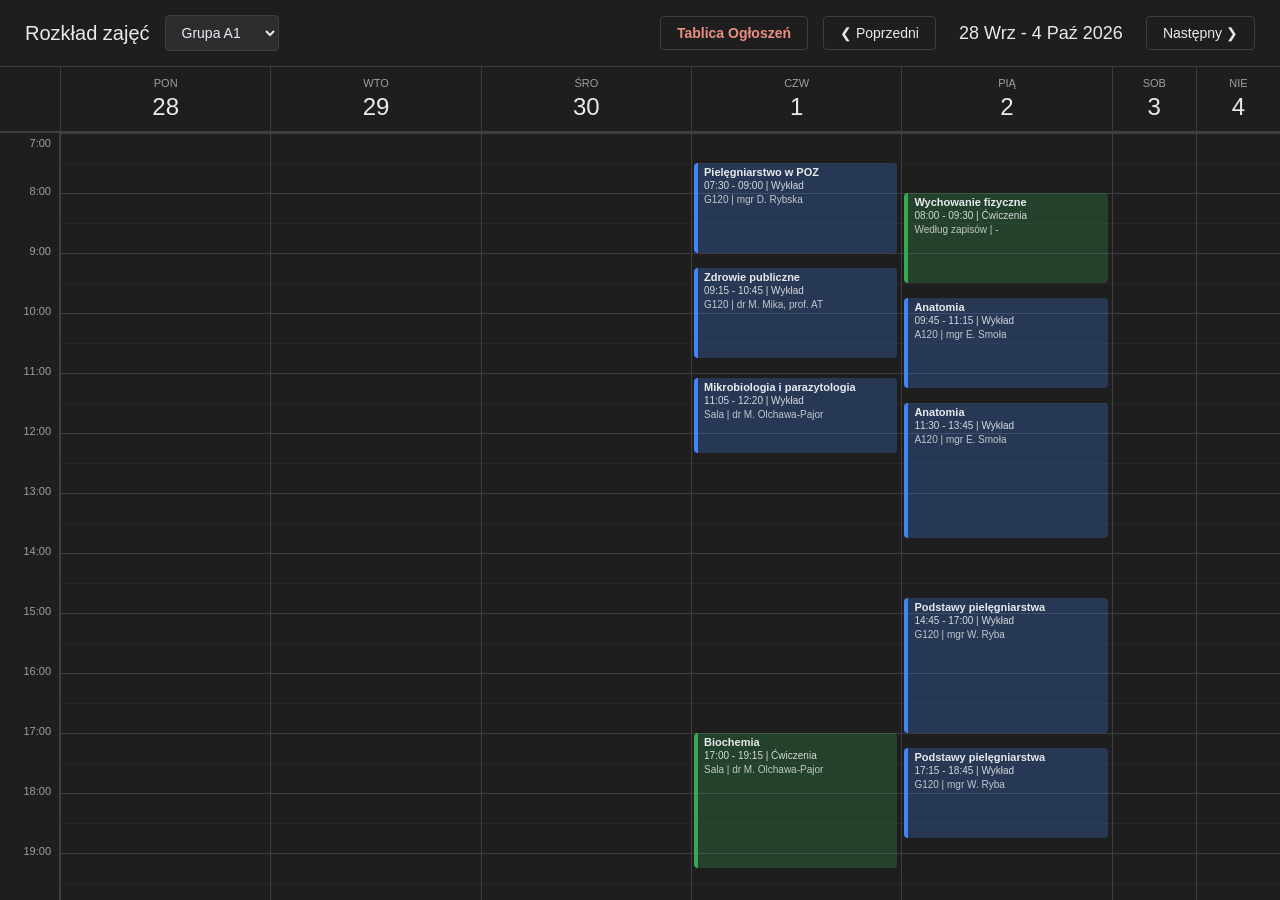
<file: index.html>
<!DOCTYPE html>
<html lang="pl">
<head>
    <meta charset="UTF-8">
    <meta name="viewport" content="width=device-width, initial-scale=1.0">
    <title>Kalendarz Pielęgniarstwo</title>
    <style>
        :root {
            --bg-main: #1e1e1e;
            --bg-panel: #2d2d30;
            --grid-line: #3e3e42;
            --grid-line-half: rgba(255, 255, 255, 0.04);
            --text-main: #e8eaed;
            --text-muted: #9aa0a6;
            
            /* Domyślne kolory */
            --wyklad-bg: rgba(66, 133, 244, 0.25);
            --wyklad-border: #4285f4;
            --cwiczenia-bg: rgba(52, 168, 83, 0.25);
            --cwiczenia-border: #34a853;
            
            /* Nowe kolory */
            --wybor-bg: rgba(230, 108, 134, 0.25); /* #e66c86 */
            --wybor-border: #e66c86;
            --seminarium-bg: rgba(232, 242, 136, 0.25); /* #e8f288 */
            --seminarium-border: #e8f288;
            --lab-bg: rgba(242, 153, 97, 0.25); /* #f29961 */
            --lab-border: #f29961;
            --sm-bg: rgba(164, 126, 224, 0.25); /* #a47ee0 */
            --sm-border: #a47ee0;

            --hour-height: 60px;
        }

        body {
            font-family: 'Segoe UI', Roboto, Helvetica, Arial, sans-serif;
            background-color: var(--bg-main);
            color: var(--text-main);
            margin: 0;
            padding: 0;
            height: 100vh;
            display: flex;
            flex-direction: column;
        }

        /* --- NAGŁÓWEK --- */
        .header {
            display: flex;
            justify-content: space-between;
            align-items: center;
            padding: 15px 25px;
            background-color: var(--bg-main);
            border-bottom: 1px solid var(--grid-line);
        }

        .header-left, .header-right { display: flex; align-items: center; gap: 15px; }
        h1 { font-size: 20px; margin: 0; font-weight: 400; }

        .btn {
            background: transparent; color: var(--text-main); border: 1px solid var(--grid-line);
            padding: 8px 16px; border-radius: 4px; cursor: pointer; font-size: 14px; transition: 0.2s;
        }
        .btn:hover { background: rgba(255,255,255,0.1); }

        select {
            background-color: var(--bg-panel); color: var(--text-main); border: 1px solid var(--grid-line);
            padding: 8px 12px; border-radius: 4px; font-size: 14px; outline: none; cursor: pointer;
        }

        .week-label { font-size: 18px; min-width: 180px; text-align: center; }

        /* --- SIATKA KALENDARZA --- */
        .calendar-container {
            flex: 1; display: flex; flex-direction: column; overflow-y: auto; overflow-x: hidden;
        }

        .days-header {
            display: grid; 
            grid-template-columns: 60px repeat(5, 2fr) repeat(2, 0.8fr);
            border-bottom: 1px solid var(--grid-line); position: sticky; top: 0;
            background-color: var(--bg-main); z-index: 20;
        }

        .day-title {
            text-align: center; padding: 10px 0; border-left: 1px solid var(--grid-line);
            display: flex; flex-direction: column; gap: 4px;
        }

        .day-name { font-size: 11px; text-transform: uppercase; color: var(--text-muted); font-weight: 500;}
        .day-number { font-size: 24px; font-weight: 400; }
        .time-cell-empty { width: 60px; }

        .grid-body {
            display: grid; 
            grid-template-columns: 60px repeat(5, 2fr) repeat(2, 0.8fr);
            position: relative; border-top: 1px solid var(--grid-line);
        }

        .time-column {
            display: flex; flex-direction: column; border-right: 1px solid var(--grid-line);
            background-color: var(--bg-main); z-index: 10;
        }

        .time-label {
            height: var(--hour-height); position: relative; width: 100%;
        }

        .time-label span {
            position: absolute; top: -8px; right: 8px;
            font-size: 11px; color: var(--text-muted);
        }

        .day-column {
            position: relative; border-left: 1px solid var(--grid-line);
            background-image: 
                linear-gradient(to bottom, var(--grid-line) 1px, transparent 1px),
                linear-gradient(to bottom, var(--grid-line-half) 1px, transparent 1px);
            background-size: 100% var(--hour-height), 100% 30px;
        }

        /* --- WYDARZENIA --- */
        .event {
            position: absolute; left: 2px; right: 4px; border-radius: 4px; 
            padding: 3px 6px; 
            font-size: 11px; overflow: hidden; box-sizing: border-box; 
            border-left: 4px solid; display: flex; flex-direction: column; gap: 1px;
            transition: transform 0.1s, box-shadow 0.1s;
            z-index: 2;
        }
        
        .event:hover {
            transform: scale(1.01);
            z-index: 50 !important;
            height: max-content !important; 
            box-shadow: 0 4px 12px rgba(0,0,0,0.6);
            border-right: 1px solid var(--grid-line);
            border-bottom: 1px solid var(--grid-line);
            border-top: 1px solid var(--grid-line);
        }

        /* Przypisanie kolorów do klas */
        .event-wyklad { background-color: var(--wyklad-bg); border-left-color: var(--wyklad-border); }
        .event-cwiczenia { background-color: var(--cwiczenia-bg); border-left-color: var(--cwiczenia-border); }
        .event-wybor { background-color: var(--wybor-bg); border-left-color: var(--wybor-border); }
        .event-seminarium { background-color: var(--seminarium-bg); border-left-color: var(--seminarium-border); }
        .event-lab { background-color: var(--lab-bg); border-left-color: var(--lab-border); }
        .event-sm { background-color: var(--sm-bg); border-left-color: var(--sm-border); }

        .event-title { font-weight: 600; font-size: 11px; line-height: 1.2; }
        .event-time { font-size: 10px; opacity: 0.9; line-height: 1.1; margin-bottom: 2px; }
        .event-details { font-size: 10px; opacity: 0.8; line-height: 1.2; }
        /* --- RESPANSYWNOŚĆ DLA URZĄDZEŃ MOBILNYCH --- */
        /* --- RESPANSYWNOŚĆ DLA URZĄDZEŃ MOBILNYCH --- */
        @media (max-width: 768px) {
            /* 1. Przebudowa nagłówka na siatkę */
            .header {
                flex-direction: column;
                gap: 15px;
                padding: 15px 10px;
            }
            .header-left {
                flex-direction: column;
                width: 100%;
                gap: 10px;
            }
            .header-right {
                display: grid;
                grid-template-columns: 1fr 1fr;
                gap: 10px;
                width: 100%;
            }

            /* Poszerzenie przycisku tablicy i etykiety z datą na całą szerokość ekranu */
            .header-right a.btn {
                grid-column: 1 / -1;
                text-align: center;
            }
            .header-right .week-label {
                grid-column: 1 / -1;
                margin: 5px 0;
            }

            /* 2. Zablokowanie kurczenia się kalendarza i dodanie przewijania poziomego */
            .days-header, .grid-body {
                min-width: 800px; /* Wymusza optymalną szerokość kolumn dla czytelności */
            }

            /* 3. "Przyklejenie" kolumny z godzinami do lewej krawędzi podczas scrollowania */
            .time-column {
                position: sticky;
                left: 0;
                z-index: 15; /* Pomiędzy wydarzeniami a nagłówkami */
                box-shadow: 2px 0 5px rgba(0,0,0,0.3); /* Dodaje lekki cień oddzielający od zajęć */
            }

            /* "Przyklejenie" pustego rogu (lewa-góra) */
            .time-cell-empty {
                position: sticky;
                left: 0;
                z-index: 25; /* Musi być najwyżej, by nie prześwitywały pod nim dni */
                background-color: var(--bg-main);
            }

            /* Odblokowanie poziomego przewijania na telefonach */
            .calendar-container {
                overflow-x: auto;
            }
        }
        .time-label:first-child span {
            top: 4px;
        }
    </style>
</head>
<body>

    <div class="header">
        <div class="header-left">
            <h1>Rozkład zajęć</h1>
            <select id="groupSelect" onchange="renderWeek()">
                <option value="A1">Grupa A1</option>
                <option value="A2">Grupa A2</option>
                <option value="A3">Grupa A3</option>
                <option value="A4">Grupa A4</option>
                <option value="A5">Grupa A5</option>
                <option value="A6">Grupa A6</option>
                <option value="A7">Grupa A7</option>
                <option value="A8">Grupa A8</option>
                <option value="A9">Grupa A9</option>
                <option value="A10">Grupa A10</option>
                <option value="A11">Grupa A11</option>
                <option value="A12">Grupa A12</option>
            </select>
        </div>
        <div class="header-right">
            <a href="tablica.html" class="btn" style="text-decoration: none;"><b style="color: #E88F80;">Tablica Ogłoszeń</b></a>
            <button class="btn" onclick="changeWeek(-1)">❮ Poprzedni</button>
            <div class="week-label" id="weekLabel">...</div>
            <button class="btn" onclick="changeWeek(1)">Następny ❯</button>
        </div>
    </div>

    <div class="calendar-container">
        <div class="days-header" id="daysHeader"></div>
        
        <div class="grid-body">
            <div class="time-column" id="timeColumn"></div>
            <div class="day-column" id="col-1"></div>
            <div class="day-column" id="col-2"></div>
            <div class="day-column" id="col-3"></div>
            <div class="day-column" id="col-4"></div>
            <div class="day-column" id="col-5"></div>
            <div class="day-column" id="col-6"></div>
            <div class="day-column" id="col-0"></div> 
        </div>
    </div>

<script>
        const HOUR_START = 7; 
        const HOUR_END = 20;  

        let currentDate = new Date("2026-10-01T00:00:00"); 

        // PEŁNA BAZA ZAJĘĆ
        const zajecia = [
{
  daty: ["2026-10-05","2026-10-12","2026-10-19","2026-10-26","2026-11-09","2026-11-16","2026-11-23","2026-11-30","2026-12-07","2026-12-14","2026-12-21","2027-01-11","2027-01-18","2027-01-25"],
  od: "07:00", do: "13:30",
  przedmiot: "Podstawy pielęgniarstwa", typ: "Symulacja medyczna (SM)",
  sala: "G200", prowadzacy: "mgr K. Moździerz",
  grupy: ["A8"]
},
{
  daty: ["2026-10-05","2026-10-12","2026-10-19","2026-10-26","2026-11-09","2026-11-16","2026-11-23","2026-11-30","2026-12-07","2026-12-14","2026-12-21","2027-01-11","2027-01-18","2027-01-25"],
  od: "07:00", do: "13:30",
  przedmiot: "Podstawy pielęgniarstwa", typ: "Symulacja medyczna (SM)",
  sala: "G202", prowadzacy: "dr A. Grochowska, prof. AT",
  grupy: ["A9"]
},
{
  daty: ["2026-10-05","2026-10-12","2026-10-19","2026-10-26","2026-11-09","2026-11-16","2026-11-23","2026-11-30","2026-12-07","2026-12-14","2026-12-21","2027-01-11","2027-01-18","2027-01-25"],
  od: "07:00", do: "13:30",
  przedmiot: "Podstawy pielęgniarstwa", typ: "Symulacja medyczna (SM)",
  sala: "G204", prowadzacy: "mgr A. Wrona",
  grupy: ["A10"]
},
{
  daty: ["2026-10-05","2026-10-12","2026-10-19","2026-10-26","2026-11-09","2026-11-16","2026-11-23","2026-11-30","2026-12-07","2026-12-14","2026-12-21","2027-01-11","2027-01-18","2027-01-25"],
  od: "13:35", do: "19:55",
  przedmiot: "Podstawy pielęgniarstwa", typ: "Symulacja medyczna (SM)",
  sala: "G202", prowadzacy: "dr A. Grochowska, prof. AT",
  grupy: ["A2"]
},
{
  daty: ["2026-10-05","2026-10-12","2026-10-19","2026-10-26","2026-11-09","2026-11-16","2026-11-23","2026-11-30","2026-12-07","2026-12-14","2026-12-21","2027-01-11","2027-01-18","2027-01-25"],
  od: "13:35", do: "19:55",
  przedmiot: "Podstawy pielęgniarstwa", typ: "Symulacja medyczna (SM)",
  sala: "G200", prowadzacy: "mgr K. Moździerz",
  grupy: ["A1"]
},
{
  daty: ["2026-10-05","2026-10-12","2026-10-19","2026-10-26","2026-11-09","2026-11-16","2026-11-23","2026-11-30","2026-12-07","2026-12-14","2026-12-21","2027-01-11","2027-01-18","2027-01-25"],
  od: "13:35", do: "19:55",
  przedmiot: "Podstawy pielęgniarstwa", typ: "Symulacja medyczna (SM)",
  sala: "G204", prowadzacy: "mgr A. Wrona",
  grupy: ["A3"]
},
{
  daty: ["2026-10-05","2026-10-12","2026-10-19"],
  od: "09:30", do: "13:15",
  przedmiot: "Biochemia i biofizyka", typ: "Lab (LO)",
  sala: " B012", prowadzacy: "dr M. Olchawa-Pajor",
  grupy: ["LO1"]
},
{
  daty: ["2026-10-26","2026-11-09","2026-11-16"],
  od: "09:30", do: "13:15",
  przedmiot: "Biochemia i biofizyka", typ: "Lab (LO)",
  sala: " B012", prowadzacy: "dr M. Olchawa-Pajor",
  grupy: ["LO2"]
},
{
  daty: ["2026-11-23","2026-11-30","2026-12-07"],
  od: "09:30", do: "13:15",
  przedmiot: "Biochemia i biofizyka", typ: "Lab (LO)",
  sala: " B012", prowadzacy: "dr M. Olchawa-Pajor",
  grupy: ["LO3"]
},
{
  daty: ["2026-10-05","2026-10-12","2026-10-19"],
  od: "13:45", do: "17:30",
  przedmiot: "Biochemia i biofizyka", typ: "Lab (LO)",
  sala: " B012", prowadzacy: "dr M. Olchawa-Pajor",
  grupy: ["LO4"]
},
{
  daty: ["2026-10-26","2026-11-09","2026-11-16"],
  od: "13:45", do: "17:30",
  przedmiot: "Biochemia i biofizyka", typ: "Lab (LO)",
  sala: " B012", prowadzacy: "dr M. Olchawa-Pajor",
  grupy: ["LO5"]
},
{
  daty: ["2026-12-14"],
  od: "09:00", do: "10:30",
  przedmiot: "Biochemia i biofizyka", typ: "Lab (LO)",
  sala: " B012", prowadzacy: "dr A. Nosiadek",
  grupy: ["A5","A6"]
},
{
  daty: ["2026-12-14"],
  od: "10:30", do: "12:00",
  przedmiot: "Biochemia i biofizyka", typ: "Lab (LO)",
  sala: " B012", prowadzacy: "dr A. Nosiadek",
  grupy: ["A3","A4"]
},
{
  daty: ["2026-12-14"],
  od: "12:00", do: "13:30",
  przedmiot: "Biochemia i biofizyka", typ: "Lab (LO)",
  sala: " B012", prowadzacy: "dr A. Nosiadek",
  grupy: ["A1","A2"]
},
{
  daty: ["2026-12-14"],
  od: "13:40", do: "15:10",
  przedmiot: "Biochemia i biofizyka", typ: "Lab (LO)",
  sala: " B012", prowadzacy: "dr A. Nosiadek",
  grupy: ["A9","A10"]
},
{
  daty: ["2026-12-14"],
  od: "15:10", do: "16:40",
  przedmiot: "Biochemia i biofizyka", typ: "Lab (LO)",
  sala: " B012", prowadzacy: "dr A. Nosiadek",
  grupy: ["A7","A8"]
},
{
  daty: ["2026-10-05","2026-10-12","2026-10-19","2026-10-26","2026-11-09","2026-11-16"],
  od: "15:00", do: "16:35",
  przedmiot: "Podstawy pielęgniarstwa", typ: "Ćwiczenia",
  sala: "Sala", prowadzacy: "mgr W. Ryba",
  grupy: ["T2"]
},
{
  daty: ["2026-10-05","2026-10-12","2026-10-19","2026-10-26","2026-11-09","2026-11-16"],
  od: "16:35", do: "18:10",
  przedmiot: "Podstawy pielęgniarstwa", typ: "Ćwiczenia",
  sala: "Sala", prowadzacy: "mgr W. Ryba",
  grupy: ["T3"]
},
{
  daty: ["2026-12-21","2027-01-11","2027-01-18","2027-01-25","2027-02-01"],
  od: "07:00", do: "09:15",
  przedmiot: "Psychologia", typ: "Ćwiczenia",
  sala: "Sala", prowadzacy: "mgr N. Moczyróg-Mikoś",
  grupy: ["T2"]
},
{
  daty: ["2026-12-21","2027-01-11","2027-01-18","2027-01-25","2027-02-01"],
  od: "09:15", do: "11:30",
  przedmiot: "Psychologia", typ: "Ćwiczenia",
  sala: "Sala", prowadzacy: "mgr N. Moczyróg-Mikoś",
  grupy: ["T1"]
},
{
  daty: ["2026-12-21","2027-01-11","2027-01-18","2027-01-25","2027-02-01"],
  od: "07:00", do: "09:15",
  przedmiot: "Mikrobiologia", typ: "Ćwiczenia",
  sala: "Sala", prowadzacy: "prof. J. Cebulski",
  grupy: ["A1","A2"]
},
{
  daty: ["2026-12-21","2027-01-11","2027-01-18","2027-01-25","2027-02-01"],
  od: "09:15", do: "11:30",
  przedmiot: "Mikrobiologia", typ: "Ćwiczenia",
  sala: "Sala", prowadzacy: "prof. J. Cebulski",
  grupy: ["A5","A4"]
},
{
  daty: ["2026-12-21","2027-01-11","2027-01-18","2027-01-25","2027-02-01"],
  od: "11:30", do: "13:15",
  przedmiot: "Mikrobiologia", typ: "Ćwiczenia",
  sala: "Sala", prowadzacy: "prof. J. Cebulski",
  grupy: ["A3","A6"]
},
{
  daty: ["2026-12-21","2027-01-11","2027-01-18","2027-01-25","2027-02-01"],
  od: "13:45", do: "17:00",
  przedmiot: "Mikrobiologia", typ: "Ćwiczenia",
  sala: "Sala", prowadzacy: "prof. J. Cebulski",
  grupy: ["A10","A9"]
},
{
  daty: ["2026-12-21","2027-01-11","2027-01-18","2027-01-25","2027-02-01"],
  od: "16:30", do: "18:45",
  przedmiot: "Mikrobiologia", typ: "Ćwiczenia",
  sala: "Sala", prowadzacy: "prof. J. Cebulski",
  grupy: ["A7","A8"]
},
{
  daty: ["2026-10-06","2026-10-13","2026-10-20","2026-10-27","2026-11-03"],
  od: "10:30", do: "12:00",
  przedmiot: "Etyka zawodu pielęgniarki", typ: "Ćwiczenia",
  sala: "A343", prowadzacy: "mgr K. Florek-Tarczoń",
  grupy: ["A1","A2","A3"]
},
{
  daty: ["2026-10-06","2026-10-13","2026-10-20","2026-10-27","2026-11-03"],
  od: "12:00", do: "13:30",
  przedmiot: "Etyka zawodu pielęgniarki", typ: "Ćwiczenia",
  sala: "A343", prowadzacy: "mgr K. Florek-Tarczoń",
  grupy: ["A6","A7","A8"]
},
{
  daty: ["2026-10-06","2026-10-13","2026-10-20","2026-10-27","2026-11-03"],
  od: "13:30", do: "15:00",
  przedmiot: "Etyka zawodu pielęgniarki", typ: "Ćwiczenia",
  sala: "A343", prowadzacy: "mgr K. Florek-Tarczoń",
  grupy: ["A4","A5","A9","A10"]
},
{
  daty: ["2026-11-10","2026-11-17","2026-11-24","2026-12-01","2026-12-08","2026-12-15","2026-12-22","2027-01-12","2027-01-19","2027-01-26","2027-02-02"],
  od: "13:15", do: "14:00",
  przedmiot: "Pedagogika", typ: "Ćwiczenia",
  sala: "A343", prowadzacy: "dr W. Kulesza",
  grupy: ["A1","T1"]
},
{
  daty: ["2026-10-06","2026-10-13","2026-10-20","2026-10-27","2026-11-03"],
  od: "14:45", do: "17:00",
  przedmiot: "Podstawy pielęgniarstwa", typ: "Ćwiczenia",
  sala: "A323", prowadzacy: "mgr W. Ryba",
  grupy: ["T1"]
},
{
  daty: ["2026-10-06","2026-10-13","2026-10-20","2026-10-27","2026-11-03","2026-11-10","2026-11-17","2026-11-24","2026-12-01","2026-12-08","2026-12-15","2026-12-22","2027-01-12","2027-01-19","2027-01-26","2027-02-02"],
  od: "07:00", do: "13:30",
  przedmiot: "Podstawy pielęgniarstwa", typ: "Symulacja medyczna (SM)",
  sala: "G200", prowadzacy: "dr B. Jurkiewicz",
  grupy: ["A4"]
},
{
  daty: ["2026-10-06","2026-10-13","2026-10-20","2026-10-27","2026-11-03","2026-11-10","2026-11-17","2026-11-24","2026-12-01","2026-12-08","2026-12-15","2026-12-22","2027-01-12","2027-01-19","2027-01-26","2027-02-02"],
  od: "07:00", do: "13:30",
  przedmiot: "Podstawy pielęgniarstwa", typ: "Symulacja medyczna (SM)",
  sala: "G202", prowadzacy: "mgr A. Ciapocha",
  grupy: ["A5"]
},
{
  daty: ["2026-10-06","2026-10-13","2026-10-20","2026-10-27","2026-11-03","2026-11-10","2026-11-17","2026-11-24","2026-12-01","2026-12-08","2026-12-15","2026-12-22","2027-01-12","2027-01-19","2027-01-26","2027-02-02"],
  od: "13:35", do: "19:55",
  przedmiot: "Podstawy pielęgniarstwa", typ: "Symulacja medyczna (SM)",
  sala: "G200", prowadzacy: "dr B. Jurkiewicz",
  grupy: ["A6"]
},
{
  daty: ["2026-10-06","2026-10-13","2026-10-20","2026-10-27","2026-11-03","2026-11-10","2026-11-17","2026-11-24","2026-12-01","2026-12-08","2026-12-15","2026-12-22","2027-01-12","2027-01-19","2027-01-26","2027-02-02"],
  od: "13:35", do: "19:55",
  przedmiot: "Podstawy pielęgniarstwa", typ: "Symulacja medyczna (SM)",
  sala: "G202", prowadzacy: "mgr A. Ciapocha",
  grupy: ["A7"]
},
{
  daty: ["2026-10-07","2026-10-14","2026-10-21","2026-10-28","2026-11-04","2026-11-18","2026-11-25","2026-12-02","2026-12-09","2026-12-16","2026-12-23","2027-01-13","2027-01-20","2027-01-27","2027-02-03"],
  od: "08:00", do: "09:30",
  przedmiot: "Język angielski", typ: "Ćwiczenia",
  sala: "Sale według SJO", prowadzacy: "?",
  grupy: ["Wszyscy"]
},
{
  daty: ["2026-10-07","2026-10-14","2026-10-21","2026-10-28"],
  od: "09:45", do: "12:00",
  przedmiot: "Genetyka", typ: "Wykład",
  sala: "B028", prowadzacy: "dr M. Szopa",
  grupy: ["Wszyscy"]
},
{
  daty: ["2026-10-07","2026-10-14","2026-10-21","2026-10-28"],
  od: "12:15", do: "13:45",
  przedmiot: "Genetyka", typ: "Wykład",
  sala: "B028", prowadzacy: "dr M. Szopa",
  grupy: ["Wszyscy"]
},
{
  daty: ["2026-10-07","2026-10-14","2026-10-21","2026-10-28"],
  od: "14:00", do: "15:50",
  przedmiot: "Genetyka", typ: "Ćwiczenia",
  sala: "A102", prowadzacy: "dr M. Szopa",
  grupy: ["T1"]
},
{
  daty: ["2026-10-07","2026-10-14","2026-10-21","2026-10-28"],
  od: "15:50", do: "17:40",
  przedmiot: "Genetyka", typ: "Ćwiczenia",
  sala: "A102", prowadzacy: "dr M. Szopa",
  grupy: ["T2"]
},
{
  daty: ["2026-10-07","2026-10-14","2026-10-21","2026-10-28"],
  od: "17:40", do: "19:30",
  przedmiot: "Genetyka", typ: "Ćwiczenia",
  sala: "A102", prowadzacy: "dr M. Szopa",
  grupy: ["T3"]
},
{
  daty: ["2026-11-04","2026-11-18","2026-11-25","2026-12-02","2026-12-09","2026-12-16","2026-12-23","2027-01-13","2027-01-20","2027-01-27"],
  od: "09:45", do: "10:30",
  przedmiot: "Pedagogika", typ: "Wykład",
  sala: "B028", prowadzacy: "dr W. Kulesza, prof. AT",
  grupy: ["Wszyscy"]
},
{
  daty: ["2026-11-04","2026-11-18","2026-11-25","2026-12-02","2026-12-09"],
  od: "10:30", do: "12:00",
  przedmiot: "Pedagogika", typ: "Ćwiczenia",
  sala: "A319", prowadzacy: "dr W. Kulesza, prof. AT ?",
  grupy: ["T3"]
},
{
  daty: ["2026-11-04","2026-11-18","2026-11-25","2026-12-02","2026-12-09"],
  od: "12:00", do: "13:30",
  przedmiot: "Pedagogika", typ: "Ćwiczenia",
  sala: "A319", prowadzacy: "dr W. Kulesza, prof. AT ?",
  grupy: ["T2"]
},
{
  daty: ["2026-10-07","2026-10-14","2026-10-21","2026-10-28"],
  od: "14:30", do: "16:00",
  przedmiot: "Psychologia", typ: "Ćwiczenia",
  sala: "A319", prowadzacy: "mgr M. Fleszar",
  grupy: ["T3"]
},
{
  daty: ["2026-10-07","2026-10-14","2026-10-21","2026-10-28"],
  od: "16:10", do: "17:30",
  przedmiot: "Psychologia", typ: "Ćwiczenia",
  sala: "A319", prowadzacy: "mgr M. Fleszar",
  grupy: ["T3"]
},
{
  daty: ["2027-01-13","2027-01-20","2027-01-27"],
  od: "10:45", do: "12:15",
  przedmiot: "Mikrobiologia", typ: "Lab (LO)",
  sala: "B012", prowadzacy: "?",
  grupy: ["A10","A9"]
},
{
  daty: ["2027-01-13","2027-01-20","2027-01-27"],
  od: "12:15", do: "13:45",
  przedmiot: "Mikrobiologia", typ: "Lab (LO)",
  sala: "B012", prowadzacy: "?",
  grupy: ["A8","A7"]
},
{
  daty: ["2027-01-13","2027-01-20","2027-01-27"],
  od: "13:45", do: "15:15",
  przedmiot: "Mikrobiologia", typ: "Lab (LO)",
  sala: "B012", prowadzacy: "?",
  grupy: ["A5","A6"]
},
{
  daty: ["2027-01-13","2027-01-20","2027-01-27"],
  od: "15:15", do: "16:45",
  przedmiot: "Mikrobiologia", typ: "Lab (LO)",
  sala: "B012", prowadzacy: "?",
  grupy: ["A3","A4"]
},
{
  daty: ["2027-01-13","2027-01-20","2027-01-27"],
  od: "16:45", do: "18:15",
  przedmiot: "Mikrobiologia", typ: "Lab (LO)",
  sala: "B012", prowadzacy: "?",
  grupy: ["A1","A2"]
},
{
  daty: ["2026-10-08","2026-10-15","2026-10-22","2026-10-29","2026-11-05"],
  od: "07:30", do: "09:00",
  przedmiot: "Psychologia", typ: "Wykład",
  sala: "G120", prowadzacy: "dr W. Srebro",
  grupy: ["Wszyscy"]
},
{
  daty: ["2026-10-01","2026-11-12","2026-11-19","2026-11-26","2026-12-03","2026-12-10","2026-12-17","2027-01-14","2027-01-21","2027-01-28"],
  od: "07:30", do: "09:00",
  przedmiot: "Pielęgniarstwo w POZ", typ: "Wykład",
  sala: "G120", prowadzacy: "mgr D. Rybska",
  grupy: ["Wszyscy"]
},
{
  daty: ["2026-10-01","2026-10-08","2026-10-15","2026-10-22","2026-10-29","2026-11-05","2026-11-12","2026-11-19","2026-11-26","2026-12-03","2026-12-10","2026-12-17","2027-01-14","2027-01-21","2027-01-28"],
  od: "09:15", do: "10:45",
  przedmiot: "Zdrowie publiczne", typ: "Wykład",
  sala: "G120", prowadzacy: "dr M. Mika, prof. AT",
  grupy: ["Wszyscy"]
},
{
  daty: ["2026-10-01","2026-10-08","2026-10-15","2026-10-22","2026-10-29","2026-11-05","2026-11-12","2026-11-19","2026-11-26","2026-12-03","2026-12-10","2026-12-17","2027-01-14","2027-01-21","2027-01-28"],
  od: "11:05", do: "12:20",
  przedmiot: "Mikrobiologia i parazytologia", typ: "Wykład",
  sala: "Sala", prowadzacy: "dr M. Olchawa-Pajor",
  grupy: ["Wszyscy"]
},
{
  daty: ["2026-10-01","2026-10-08"],
  od: "12:30", do: "14:45",
  przedmiot: "Biochemia", typ: "Ćwiczenia",
  sala: "Sala", prowadzacy: "dr M. Olchawa-Pajor",
  grupy: ["T2"]
},
{
  daty: ["2026-10-01","2026-10-08"],
  od: "14:45", do: "17:00",
  przedmiot: "Biochemia", typ: "Ćwiczenia",
  sala: "Sala", prowadzacy: "dr M. Olchawa-Pajor",
  grupy: ["T3"]
},
{
  daty: ["2026-10-01","2026-10-08"],
  od: "17:00", do: "19:15",
  przedmiot: "Biochemia", typ: "Ćwiczenia",
  sala: "Sala", prowadzacy: "dr M. Olchawa-Pajor",
  grupy: ["T1"]
},
{
  daty: ["2026-10-15","2026-10-22","2026-10-29","2026-11-05","2026-11-12","2026-11-19","2026-11-26","2026-12-03","2026-12-10","2026-12-17","2027-01-14","2027-01-21","2027-01-28"],
  od: "12:30", do: "14:45",
  przedmiot: "Zdrowie publiczne", typ: "Ćwiczenia",
  sala: "Sala", prowadzacy: "dr M. Mika, prof. AT",
  grupy: ["T2"]
},
{
  daty: ["2026-10-15","2026-10-22","2026-10-29","2026-11-05","2026-11-12","2026-11-19","2026-11-26","2026-12-03","2026-12-10","2026-12-17","2027-01-14","2027-01-21","2027-01-28"],
  od: "14:00", do: "15:30",
  przedmiot: "Zdrowie publiczne", typ: "Ćwiczenia",
  sala: "Sala", prowadzacy: "dr M. Mika, prof. AT",
  grupy: ["T3"]
},
{
  daty: ["2026-10-15","2026-10-22","2026-10-29","2026-11-05","2026-11-12","2026-11-19","2026-11-26","2026-12-03","2026-12-10","2026-12-17","2027-01-14","2027-01-21","2027-01-28"],
  od: "15:30", do: "17:00",
  przedmiot: "Zdrowie publiczne", typ: "Ćwiczenia",
  sala: "Sala", prowadzacy: "dr M. Mika, prof. AT",
  grupy: ["T1"]
},
{
  daty: ["2026-10-15","2026-10-22","2026-10-29"],
  od: "17:15", do: "19:45",
  przedmiot: "Etyka", typ: "Wykład",
  sala: "Sala C102", prowadzacy: "mgr K. Florek-Tarczoń",
  grupy: ["Wszyscy"]
},
{
  daty: ["2026-11-05","2026-11-12","2026-11-19"],
  od: "17:15", do: "19:45",
  przedmiot: "Anatomia", typ: "Wykład",
  sala: "G120", prowadzacy: "mgr E. Smoła",
  grupy: ["Wszyscy"]
},
{
  daty: ["2026-11-26","2026-12-03","2026-12-10","2026-12-17","2027-01-14","2027-01-21","2027-01-28"],
  od: "15:00", do: "16:35",
  przedmiot: "Dietetyka", typ: "Ćwiczenia",
  sala: "G120 / A315?", prowadzacy: "mgr M. Kuboń",
  grupy: ["T2"]
},
{
  daty: ["2026-11-26","2026-12-03","2026-12-10","2026-12-17","2027-01-14","2027-01-21","2027-01-28"],
  od: "16:35", do: "18:10",
  przedmiot: "Dietetyka", typ: "Ćwiczenia",
  sala: "G120 / A317?", prowadzacy: "mgr M. Kuboń",
  grupy: ["T3"]
},
{
  daty: ["2026-11-26","2026-12-03","2026-12-10","2026-12-17","2027-01-14","2027-01-21","2027-01-28"],
  od: "18:10", do: "19:45",
  przedmiot: "Dietetyka", typ: "Ćwiczenia",
  sala: "G120 / A317?", prowadzacy: "mgr M. Kuboń",
  grupy: ["T1"]
},
{
  daty: ["2026-11-26","2026-12-03","2026-12-10","2026-12-17","2027-01-14","2027-01-21","2027-01-28"],
  od: "16:35", do: "18:10",
  przedmiot: "Zasoby i system informatyczny w ochronie zdrowia", typ: "Ćwiczenia",
  sala: "A315", prowadzacy: "dr hab. M. Pasek, prof. AT",
  grupy: ["T2"]
},
{
  daty: ["2026-11-26","2026-12-03","2026-12-10","2026-12-17","2027-01-14","2027-01-21","2027-01-28"],
  od: "18:10", do: "19:45",
  przedmiot: "Zasoby i system informatyczny w ochronie zdrowia", typ: "Ćwiczenia",
  sala: "A315", prowadzacy: "dr hab. M. Pasek, prof. AT",
  grupy: ["T3"]
},
{
  daty: ["2026-10-02","2026-10-09","2026-10-16","2026-10-23","2026-10-30","2026-11-06","2026-11-13","2026-11-20","2026-11-27","2026-12-04","2026-12-11","2026-12-18","2027-01-15","2027-01-22","2027-01-29"],
  od: "08:00", do: "09:30",
  przedmiot: "Wychowanie fizyczne", typ: "Ćwiczenia",
  sala: "Według zapisów", prowadzacy: "-",
  grupy: ["Wszyscy"]
},
{
  daty: ["2026-10-02","2026-10-09","2026-10-16","2026-10-23","2026-10-30","2026-11-06"],
  od: "09:45", do: "11:15",
  przedmiot: "Anatomia", typ: "Wykład",
  sala: "A120", prowadzacy: "mgr E. Smoła",
  grupy: ["Wszyscy"]
},
{
  daty: ["2026-10-02","2026-10-09","2026-10-16","2026-10-23","2026-10-30","2026-11-06"],
  od: "11:30", do: "13:45",
  przedmiot: "Anatomia", typ: "Wykład",
  sala: "A120", prowadzacy: "mgr E. Smoła",
  grupy: ["Wszyscy"]
},
{
  daty: ["2026-11-13","2026-11-27","2026-12-04","2026-12-11","2026-12-18","2027-01-22"],
  od: "09:40", do: "13:50",
  przedmiot: "Anatomia", typ: "Seminarium",
  sala: "G311 (27.11 i 11.12 sala A212)", prowadzacy: "mgr E. Smoła",
  grupy: ["A8","A9","A10"]
},
{
  daty: ["2026-11-20","2027-01-15","2027-01-29"],
  od: "13:15", do: "14:00",
  przedmiot: "Zasoby i system informatyczny w ochronie zdrowia", typ: "Ćwiczenia",
  sala: "15.01 i 29.01 A329, 20.11 G311", prowadzacy: "dr hab. M. Pasek, prof. AT",
  grupy: ["T1"]
},
{
  daty: ["2026-11-06","2026-11-13"],
  od: "14:45", do: "17:00",
  przedmiot: "Dietetyka", typ: "Wykład",
  sala: "G120", prowadzacy: "mgr M. Kuboń",
  grupy: ["Wszyscy"]
},
{
  daty: ["2026-11-06","2026-11-13"],
  od: "17:15", do: "18:45",
  przedmiot: "Dietetyka", typ: "Wykład",
  sala: "G120", prowadzacy: "mgr M. Kuboń",
  grupy: ["Wszyscy"]
},
{
  daty: ["2026-10-02","2026-10-09","2026-10-16","2026-10-23","2026-10-30","2026-11-27","2026-12-04","2026-12-11","2026-12-18","2027-01-15"],
  od: "14:45", do: "17:00",
  przedmiot: "Podstawy pielęgniarstwa", typ: "Wykład",
  sala: "G120", prowadzacy: "mgr W. Ryba",
  grupy: ["Wszyscy"]
},
{
  daty: ["2026-10-02","2026-10-09","2026-10-16","2026-10-23","2026-10-30","2026-11-27","2026-12-04","2026-12-11","2026-12-18","2027-01-15"],
  od: "17:15", do: "18:45",
  przedmiot: "Podstawy pielęgniarstwa", typ: "Wykład",
  sala: "G120", prowadzacy: "mgr W. Ryba",
  grupy: ["Wszyscy"]
},
{
  daty: ["2026-11-20"],
  od: "14:45", do: "17:00",
  przedmiot: "Zasoby i system informatyczny w ochronie zdrowia", typ: "Wykład",
  sala: "G120", prowadzacy: "dr hab. M. Pasek, prof. AT",
  grupy: ["Wszyscy"]
},
{
  daty: ["2026-11-20"],
  od: "17:15", do: "18:45",
  przedmiot: "Zasoby i system informatyczny w ochronie zdrowia", typ: "Wykład",
  sala: "G120", prowadzacy: "dr hab. M. Pasek, prof. AT",
  grupy: ["Wszyscy"]
},
{
  daty: ["2027-01-22","2027-01-29"],
  od: "14:45", do: "17:00",
  przedmiot: "Fizjologia", typ: "Wykład",
  sala: "G120", prowadzacy: "dr A. Gawlik-Urban",
  grupy: ["Wszyscy"]
},
{
  daty: ["2027-01-22","2027-01-29"],
  od: "17:15", do: "18:45",
  przedmiot: "Fizjologia", typ: "Wykład",
  sala: "G120", prowadzacy: "dr A. Gawlik-Urban",
  grupy: ["Wszyscy"]
},
{
  daty: ["2026-11-04","2026-11-18","2026-11-25","2026-12-02","2026-12-09","2026-12-16","2026-12-23","2027-01-13","2027-01-20","2027-01-27"],
  od: "15:15", do: "16:45",
  przedmiot: "Język migowy / Telemedycyna i e-zdrowie", typ: "Seminarium",
  sala: "A319 / A204", prowadzacy: "mgr J. Sikora / mgr P. Popek",
  grupy: ["A1","A2","A5","A6","A7","A8","A9","A10","A11","A12"]
},
{
  daty: ["2026-11-04","2026-11-18","2026-11-25","2026-12-02","2026-12-09","2026-12-16","2026-12-23","2027-01-13","2027-01-20","2027-01-27"],
  od: "16:45", do: "18:15",
  przedmiot: "Język migowy / Telemedycyna i e-zdrowie", typ: "Seminarium",
  sala: "A319 / A204", prowadzacy: "mgr J. Sikora / mgr P. Popek",
  grupy: ["A5","A6","A7","A8","A9","A10","A11","A12","A3","A4"]
},
{
  daty: ["2026-12-01","2026-12-08","2026-12-15","2026-12-22","2027-01-12","2027-01-19","2027-01-26"],
  od: "09:00", do: "11:10",
  przedmiot: "Anatomia", typ: "Seminarium",
  sala: "G204", prowadzacy: "mgr E. Smoła",
  grupy: ["A8","A9","A10"]
},
{
  daty: ["2026-12-01","2026-12-08","2026-12-15","2026-12-22","2027-01-12","2027-01-19","2027-01-26"],
  od: "11:10", do: "13:20",
  przedmiot: "Anatomia", typ: "Seminarium",
  sala: "G204", prowadzacy: "mgr E. Smoła",
  grupy: ["A6","A7"]
},
{
  daty: ["2026-12-01","2026-12-08","2026-12-15","2026-12-22","2027-01-12","2027-01-19","2027-01-26"],
  od: "13:40", do: "15:50",
  przedmiot: "Anatomia", typ: "Seminarium",
  sala: "G204", prowadzacy: "mgr E. Smoła",
  grupy: ["A4","A5"]
},
{
  daty: ["2026-12-01","2026-12-08","2026-12-15","2026-12-22","2027-01-12","2027-01-19","2027-01-26"],
  od: "15:50", do: "18:00",
  przedmiot: "Anatomia", typ: "Seminarium",
  sala: "G204", prowadzacy: "mgr E. Smoła",
  grupy: ["A1","A2","A3"]
},
{
  daty: ["2026-11-13","2026-11-27","2026-12-04","2026-12-11","2026-12-18","2027-01-22"],
  od: "10:50", do: "12:00",
  przedmiot: "Anatomia", typ: "Seminarium",
  sala: "G311 (27.11 i 11.12 sala A212)", prowadzacy: "mgr E. Smoła",
  grupy: ["A6","A7"]
},
{
  daty: ["2026-11-13","2026-11-27","2026-12-04","2026-12-11","2026-12-18","2027-01-22"],
  od: "12:00", do: "13:10",
  przedmiot: "Anatomia", typ: "Seminarium",
  sala: "G311 (27.11 i 11.12 sala A212)", prowadzacy: "mgr E. Smoła",
  grupy: ["A5","A4"]
},
{
  daty: ["2026-11-13","2026-11-27","2026-12-04","2026-12-11","2026-12-18","2027-01-22"],
  od: "13:10", do: "14:20",
  przedmiot: "Anatomia", typ: "Seminarium",
  sala: "G311 (27.11 i 11.12 sala A212)", prowadzacy: "mgr E. Smoła",
  grupy: ["A1","A3","A2"]
},
{
  daty: ["2026-11-20","2027-01-15","2027-01-29"],
  od: "09:45", do: "11:15",
  przedmiot: "Zasoby i system informatyczny w ochronie zdrowia", typ: "Ćwiczenia",
  sala: "15.01 i 29.01 A329, 20.11 G311", prowadzacy: "dr hab. M. Pasek, prof. AT",
  grupy: ["T1"]
},
{
  daty: ["2026-11-20","2027-01-15","2027-01-29"],
  od: "11:30", do: "13:00",
  przedmiot: "Zasoby i system informatyczny w ochronie zdrowia", typ: "Ćwiczenia",
  sala: "15.01 i 29.01 A329, 20.11 G311", prowadzacy: "dr hab. M. Pasek, prof. AT",
  grupy: ["T1"]
},
{
  daty: ["2027-02-02"],
  od: "07:30", do: "09:45",
  przedmiot: "Biochemia i biofizyka", typ: "Lab (LO)",
  sala: "?", prowadzacy: "prof. J. Cebulski",
  grupy: ["A9","A10"]
},
{
  daty: ["2027-02-02"],
  od: "09:45", do: "12:00",
  przedmiot: "Biochemia i biofizyka", typ: "Lab (LO)",
  sala: "?", prowadzacy: "prof. J. Cebulski",
  grupy: ["A7","A8"]
},
{
  daty: ["2027-02-02"],
  od: "12:00", do: "14:15",
  przedmiot: "Biochemia i biofizyka", typ: "Lab (LO)",
  sala: "?", prowadzacy: "prof. J. Cebulski",
  grupy: ["A5","A6"]
},
{
  daty: ["2027-02-02"],
  od: "14:15", do: "16:30",
  przedmiot: "Biochemia i biofizyka", typ: "Lab (LO)",
  sala: "?", prowadzacy: "prof. J. Cebulski",
  grupy: ["A3","A4"]
},
{
  daty: ["2027-02-02"],
  od: "16:30", do: "18:45",
  przedmiot: "Biochemia i biofizyka", typ: "Lab (LO)",
  sala: "?", prowadzacy: "prof. J. Cebulski",
  grupy: ["A1","A2"]
}
];

        // LOGIKA PRZYPISYWANIA GRUP
        function getWszystkieGrupyStudenta(wybranaGrupa) {
            let przypisane = ["Wszyscy", wybranaGrupa];
            
            if (["A1", "A2", "A3"].includes(wybranaGrupa)) przypisane.push("T1");
            if (["A4", "A5", "A6"].includes(wybranaGrupa)) przypisane.push("T2");
            if (["A7", "A8", "A9"].includes(wybranaGrupa)) przypisane.push("T3");
            if (["A10", "A11", "A12"].includes(wybranaGrupa)) przypisane.push("T4");

            if (["A1", "A2"].includes(wybranaGrupa)) przypisane.push("LO1");
            if (["A3", "A4"].includes(wybranaGrupa)) przypisane.push("LO2");
            if (["A5", "A6"].includes(wybranaGrupa)) przypisane.push("LO3");
            if (["A7", "A8"].includes(wybranaGrupa)) przypisane.push("LO4");
            if (["A9", "A10"].includes(wybranaGrupa)) przypisane.push("LO5");
            if (["A11", "A12"].includes(wybranaGrupa)) przypisane.push("LO6");

            return przypisane;
        }

        // Nawigacja
        function changeWeek(offset) {
            currentDate.setDate(currentDate.getDate() + (offset * 7));
            renderWeek();
        }

        function getMonday(d) {
            d = new Date(d);
            var day = d.getDay(), diff = d.getDate() - day + (day == 0 ? -6 : 1);
            return new Date(d.setDate(diff));
        }

        // Renderowanie całego widoku
        function renderWeek() {
            const monday = getMonday(currentDate);
            monday.setHours(0,0,0,0);
            
            const sunday = new Date(monday);
            sunday.setDate(monday.getDate() + 6);
            sunday.setHours(23,59,59,999);
            
            const mNames = ["Sty", "Lut", "Mar", "Kwi", "Maj", "Cze", "Lip", "Sie", "Wrz", "Paź", "Lis", "Gru"];
            document.getElementById("weekLabel").innerText = 
                `${monday.getDate()} ${mNames[monday.getMonth()]} - ${sunday.getDate()} ${mNames[sunday.getMonth()]} ${sunday.getFullYear()}`;

            const daysHeader = document.getElementById("daysHeader");
            daysHeader.innerHTML = '<div class="time-cell-empty"></div>';
            const dNames = ["PON", "WTO", "ŚRO", "CZW", "PIĄ", "SOB", "NIE"];
            
            for (let i = 0; i < 7; i++) {
                let dayDate = new Date(monday);
                dayDate.setDate(monday.getDate() + i);
                daysHeader.innerHTML += `
                    <div class="day-title">
                        <span class="day-name">${dNames[i]}</span>
                        <span class="day-number">${dayDate.getDate()}</span>
                    </div>
                `;
            }

            const timeColumn = document.getElementById("timeColumn");
            if (timeColumn.innerHTML.trim() === "") {
                for (let h = HOUR_START; h <= HOUR_END; h++) {
                    timeColumn.innerHTML += `<div class="time-label"><span>${h}:00</span></div>`;
                }
            }

            for (let i = 0; i <= 6; i++) {
                document.getElementById(`col-${i}`).innerHTML = "";
            }

            const wybranaGrupa = document.getElementById("groupSelect").value;
            const grupyStudenta = getWszystkieGrupyStudenta(wybranaGrupa);

            zajecia.forEach(z => {
                z.daty.forEach(pojedynczaData => {
                    const [rok, miesiac, dzien] = pojedynczaData.split('-');
                    const zDate = new Date(rok, miesiac - 1, dzien);
                    
                    if (zDate >= monday && zDate <= sunday) {
                        const czyDlaMnie = z.grupy.some(g => grupyStudenta.includes(g));
                        if (czyDlaMnie) {
                            
                            const [odH, odM] = z.od.split(":").map(Number);
                            const [doH, doM] = z.do.split(":").map(Number);
                            
                            const topPx = ((odH - HOUR_START) * 60) + odM;
                            const heightPx = ((doH - odH) * 60) + (doM - odM);

                            // ROZPOZNAWANIE KLASY KOLORYSTYCZNEJ
                            let typKlasa = "event-cwiczenia"; // domyślny zielony
                            
                            const przedmiotLower = z.przedmiot.toLowerCase();
                            
                            if (przedmiotLower.includes("migowy") || przedmiotLower.includes("telemedycyna")) {
                                typKlasa = "event-wybor";
                            } else if (z.typ.includes("Wykład")) {
                                typKlasa = "event-wyklad";
                            } else if (z.typ.includes("Seminarium")) {
                                typKlasa = "event-seminarium";
                            } else if (z.typ.includes("Lab") || z.typ.includes("LO")) {
                                typKlasa = "event-lab";
                            } else if (z.typ.includes("Symulacja") || z.typ.includes("SM")) {
                                typKlasa = "event-sm";
                            }

                            const dayIndex = zDate.getDay(); 
                            const col = document.getElementById(`col-${dayIndex}`);
                            
                            if (col) {
                                col.innerHTML += `
                                    <div class="event ${typKlasa}" style="top: ${topPx}px; height: ${heightPx}px; min-height: ${heightPx}px;">
                                        <div class="event-title">${z.przedmiot}</div>
                                        <div class="event-time">${z.od} - ${z.do} | ${z.typ}</div>
                                        <div class="event-details">${z.sala} | ${z.prowadzacy}</div>
                                    </div>
                                `;
                            }
                        }
                    }
                });
            });
        }

        window.onload = renderWeek;
    </script>
</body>
</html>
</file>
